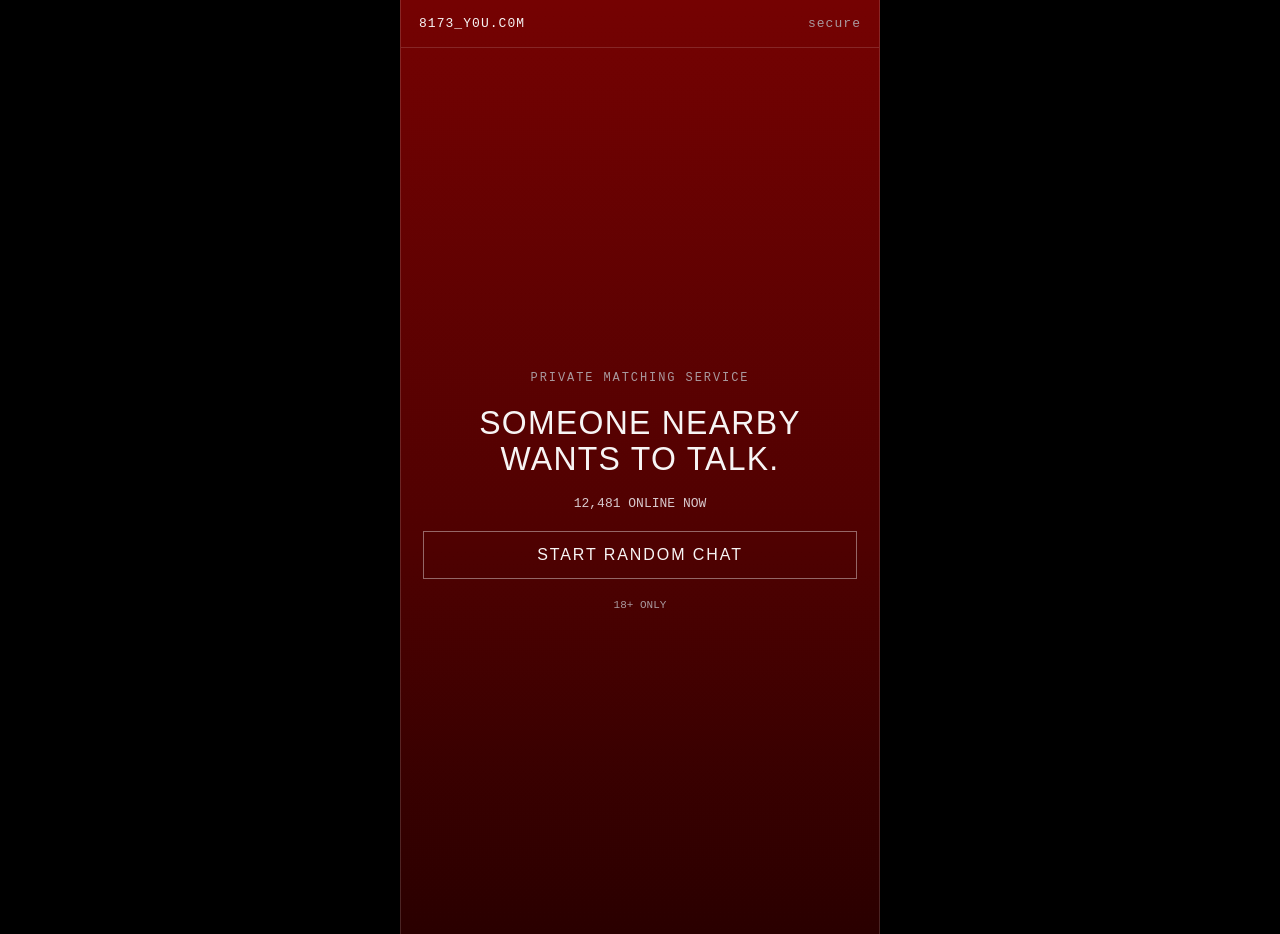
<file: index.html>
<!doctype html>
<html lang="en">
<head>
<meta charset="utf-8">
<meta name="viewport" content="width=device-width,initial-scale=1">
<title>8173_Y0U.C0M</title>
<link rel="stylesheet" href="css/common.css">
<link rel="stylesheet" href="css/landing.css">
</head>
<body>
<div class="site-shell">
  <div class="topbar">
    <span>8173_Y0U.C0M</span>
    <span class="muted">secure</span>
  </div>

  <main>
    <section id="landing" class="landing">
      <div class="kicker">PRIVATE MATCHING SERVICE</div>
      <h1 class="title">SOMEONE NEARBY<br>WANTS TO TALK.</h1>
      <div class="online">12,481 ONLINE NOW</div>
      <button id="startBtn" class="btn">START RANDOM CHAT</button>
      <div class="age">18+ ONLY</div>
    </section>

    <section id="matching" class="matching hidden">
      <div id="matchState" class="sys">SEARCHING...</div>
      <div class="dots">● ● ●</div>

      <div id="matchDetails" class="hidden">
        <div class="thumb"><img src="assets/images/biteme-thumb.png" alt="Biteme profile"></div>
        <div class="match-name">Biteme</div>
        <div class="sys muted">24 · M</div>
        <div class="sys online">● ONLINE</div>
        <div class="tap">tap to continue</div>
      </div>
    </section>
  </main>
</div>
<script src="js/landing.js"></script>
</body>
</html>
</file>
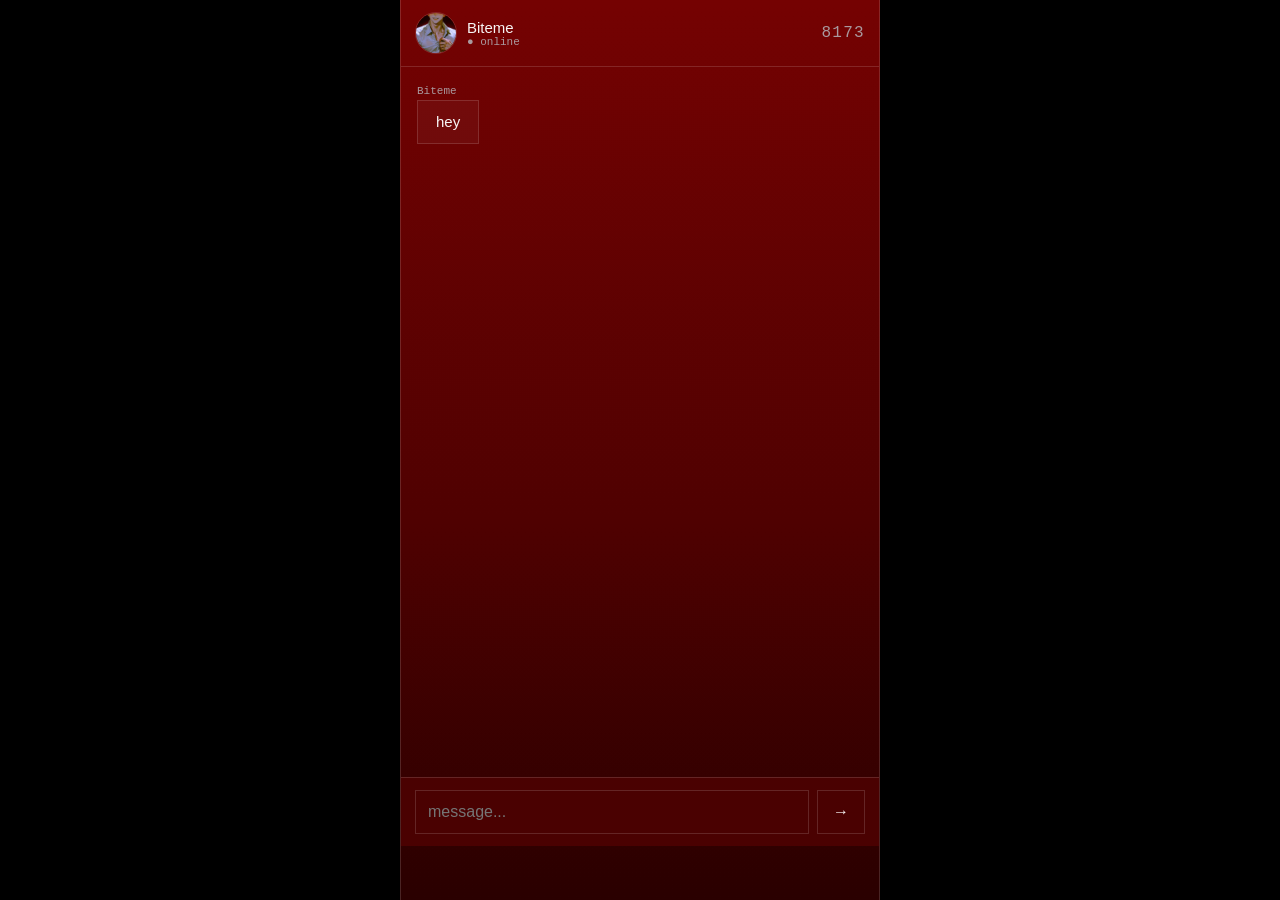
<file: pages/chat.html>
<!doctype html>
<html lang="en">
<head>
<meta charset="utf-8">
<meta name="viewport" content="width=device-width,initial-scale=1">
<title>Biteme — 8173_Y0U.C0M</title>
<link rel="stylesheet" href="../css/common.css">
<link rel="stylesheet" href="../css/chat.css">
</head>
<body>
<div class="site-shell">
  <header class="chat-head" data-profile>
    <div class="avatar-wrap">
      <div class="avatar"><img src="../assets/images/biteme-thumb.png" alt="Biteme"></div>
      <span id="profileCue" class="profile-cue hidden" aria-hidden="true"></span>
    </div>
    <div>
      <div class="chat-name">Biteme</div>
      <div class="chat-status">● online</div>
    </div>
    <div class="sys muted">8173</div>
  </header>

  <div class="chat-wrap">
    <main id="messages" class="messages"></main>

    <footer class="inputbar">
      <input id="messageInput" type="text" placeholder="message..." autocomplete="off">
      <button id="sendBtn" class="send">→</button>
    </footer>
  </div>
</div>

<script src="../js/chat.js"></script>
</body>
</html>
</file>
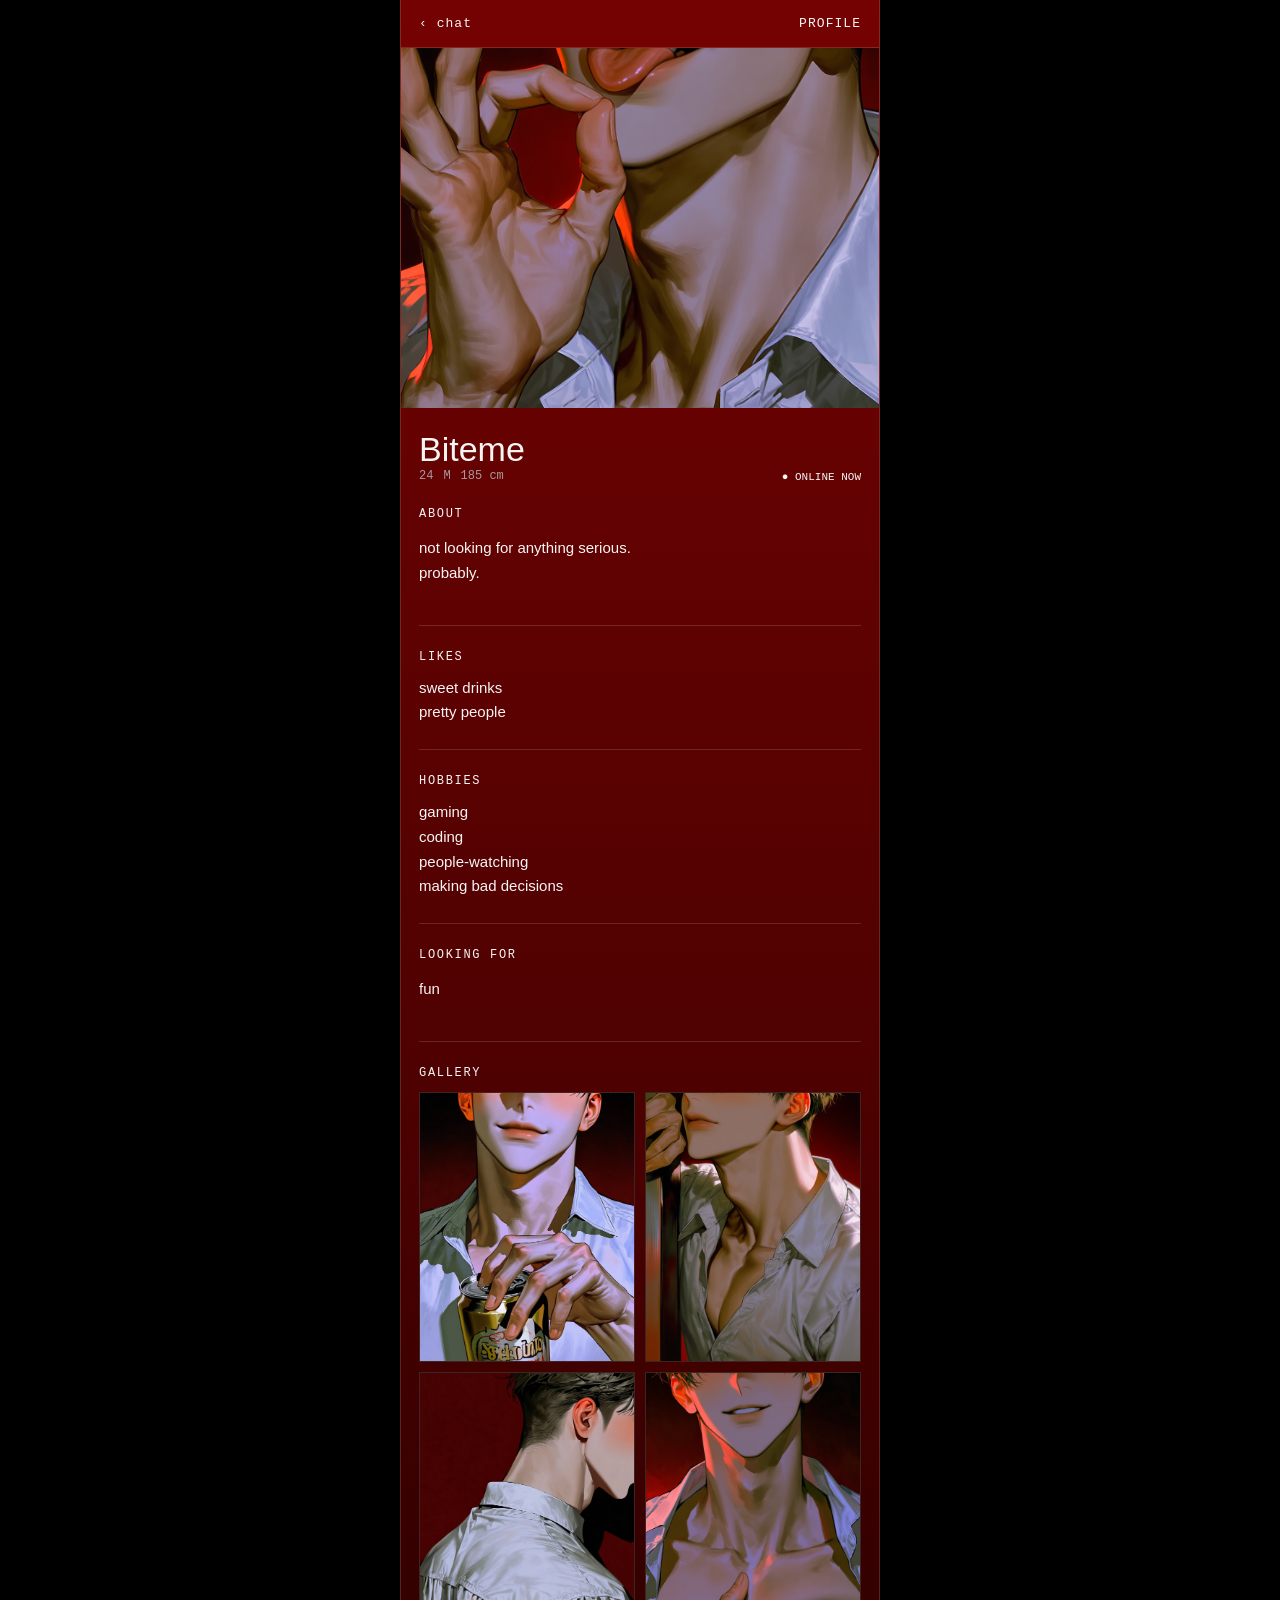
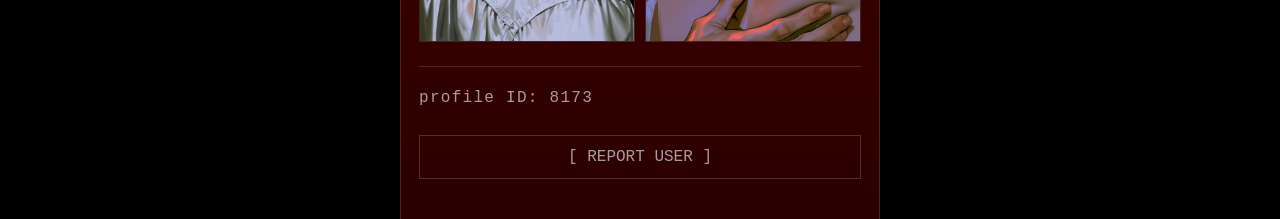
<file: pages/profile.html>
<!doctype html>
<html lang="en">
<head>
<meta charset="utf-8">
<meta name="viewport" content="width=device-width,initial-scale=1">
<title>Biteme — Profile</title>
<link rel="stylesheet" href="../css/common.css">
<link rel="stylesheet" href="../css/profile.css">
</head>
<body>
<div class="site-shell">
  <div class="topbar">
    <a href="chat.html">‹ chat</a>
    <span>PROFILE</span>
  </div>

  <div class="hero"><img src="../assets/images/biteme-main.png" alt="Biteme profile main image"></div>

  <main class="profile-body">
    <div class="name-row">
      <div>
        <h1 class="profile-name">Biteme</h1>
        <div class="meta"><span>24</span><span>M</span><span>185 cm</span></div>
      </div>
      <div class="status">● ONLINE NOW</div>
    </div>

    <section class="section">
      <h3>ABOUT</h3>
      <p>not looking for anything serious.<br>probably.</p>
    </section>

    <section class="section">
      <h3>LIKES</h3>
      <ul>
        <li>sweet drinks</li>
        <li>pretty people</li>
      </ul>
    </section>

    <section class="section">
      <h3>HOBBIES</h3>
      <ul>
        <li>gaming</li>
        <li>coding</li>
        <li>people-watching</li>
        <li>making bad decisions</li>
      </ul>
    </section>

    <section class="section">
      <h3>LOOKING FOR</h3>
      <p>fun</p>
    </section>

    <section class="section">
      <h3>GALLERY</h3>
      <div class="gallery">
        <div class="gallery-item"><img src="../assets/images/gallery-01.png" alt="Biteme gallery 1"></div>
        <div class="gallery-item"><img src="../assets/images/gallery-02.png" alt="Biteme gallery 2"></div>
        <div class="gallery-item"><img src="../assets/images/gallery-03.png" alt="Biteme gallery 3"></div>
        <div class="gallery-item"><img src="../assets/images/gallery-04.png" alt="Biteme gallery 4"></div>
      </div>
    </section>

    <div class="sys muted" style="margin-top:22px">profile ID: 8173</div>
    <button id="reportBtn" class="report">[ REPORT USER ]</button>
  </main>
</div>

<div id="pmModal" class="modal-backdrop hidden">
  <div class="modal">
    <h4>PRIVATE MESSAGE</h4>
    <div class="who">Biteme</div>
    <div class="line">u still there?</div>
    <button id="openPrivate" class="btn">OPEN</button>
  </div>
</div>

<div id="finalScreen" class="final hidden" role="link" tabindex="0" aria-label="Open private chat">
  <div class="final-inner">
    <div class="final-text">thought so ♡</div>
    <a id="finalLink" class="final-link hidden" href="https://share.crack.wrtn.ai/0tv3b2">OPEN PRIVATE CHAT</a>
  </div>
</div>

<script src="../js/profile.js"></script>
</body>
</html>
</file>
<file: css/common.css>
:root{
  --bg-main:#750202;
  --bg-panel:#5e0202;
  --bg-deep:#2a0000;
  --text:#f7f4f4;
  --muted:#a9999e;
  --line:rgba(255,255,255,.14);
  --soft:rgba(255,255,255,.06);
  --danger:#c9b5ba;
}
*{box-sizing:border-box}
html,body{margin:0;padding:0;background:#000000;color:var(--text);font-family:Arial,Helvetica,sans-serif}
body{min-height:100vh}
a{color:inherit;text-decoration:none}
button,input{font:inherit}
.site-shell{
  width:min(100%,480px);
  min-height:100vh;
  margin:0 auto;
  border-left:1px solid var(--line);
  border-right:1px solid var(--line);
  background:linear-gradient(180deg,var(--bg-main),#4f0101 58%,var(--bg-deep));
}
.topbar{
  display:flex;align-items:center;justify-content:space-between;
  padding:16px 18px;border-bottom:1px solid var(--line);
  font-family:"Courier New",monospace;font-size:13px;letter-spacing:.08em;
}
.sys{font-family:"Courier New",monospace;letter-spacing:.08em}
.muted{color:var(--muted)}
.btn{
  width:100%;padding:14px 16px;border:1px solid rgba(255,255,255,.4);
  background:transparent;color:var(--text);text-transform:uppercase;
  letter-spacing:.12em;cursor:pointer;
}
.btn:hover{background:rgba(255,255,255,.06)}
.hidden{display:none!important}
.fade-in{animation:fade .45s ease both}
@keyframes fade{from{opacity:0;transform:translateY(4px)}to{opacity:1;transform:none}}
.placeholder{
  background:
    linear-gradient(135deg, rgba(255,255,255,.04), rgba(255,255,255,.01)),
    repeating-linear-gradient(45deg, transparent 0 10px, rgba(255,255,255,.025) 10px 11px);
  border:1px solid var(--line);
  display:flex;align-items:center;justify-content:center;
  color:var(--muted);font-family:"Courier New",monospace;
  letter-spacing:.08em;text-align:center;
}
.toast{
  position:fixed;left:50%;bottom:26px;transform:translateX(-50%);
  width:min(calc(100% - 32px),430px);padding:13px 14px;
  border:1px solid var(--line);background:#4a0101;color:var(--text);
  font-family:"Courier New",monospace;font-size:13px;z-index:50;
  box-shadow:0 18px 50px rgba(0,0,0,.45)
}
</file>
<file: css/landing.css>
main{padding:22px}
.landing{
  min-height:calc(100vh - 58px);
  display:flex;flex-direction:column;justify-content:center;align-items:center;
  text-align:center;gap:20px
}
.kicker{font-family:"Courier New",monospace;font-size:12px;letter-spacing:.16em;color:var(--muted)}
.title{font-size:34px;font-weight:500;letter-spacing:.04em;line-height:1.05;margin:0;transform:scaleX(.94);transform-origin:center}
.online{font-family:"Courier New",monospace;font-size:13px;color:#d8c9cd}
.age{font-family:"Courier New",monospace;font-size:11px;color:var(--muted)}
.matching{
  min-height:calc(100vh - 58px);
  display:flex;flex-direction:column;align-items:center;justify-content:center;
  text-align:center;gap:16px
}
.dots{font-family:"Courier New",monospace;letter-spacing:.4em;color:var(--muted)}
.thumb{width:190px;height:190px;border-radius:50%;overflow:hidden}
.match-name{font-size:24px;margin-top:4px}
.tap{margin-top:12px;font-size:12px;color:var(--muted);font-family:"Courier New",monospace}

.thumb img{
  width:100%;
  height:100%;
  object-fit:cover;
  display:block;
}
</file>
<file: css/chat.css>
.chat-head{
  display:grid;grid-template-columns:42px 1fr auto;gap:10px;align-items:center;
  padding:12px 14px;border-bottom:1px solid var(--line);cursor:pointer
}
.avatar{width:42px;height:42px;border-radius:50%;overflow:hidden;border:1px solid var(--line)}

.avatar-wrap{
  position:relative;
  width:42px;
  height:42px;
}
.profile-cue{
  position:absolute;
  top:-4px;
  right:-4px;
  width:10px;
  height:10px;
  border-radius:50%;
  background:#fff;
  pointer-events:none;
  animation:profileCueBlink 1s steps(1,end) infinite;
}
@keyframes profileCueBlink{
  0%,49%{opacity:1}
  50%,100%{opacity:0}
}
.chat-name{font-size:15px}
.chat-status{font-size:11px;color:var(--muted);font-family:"Courier New",monospace}
.chat-wrap{min-height:calc(100vh - 121px);display:flex;flex-direction:column}
.messages{flex:1;padding:18px 16px 26px;display:flex;flex-direction:column;gap:14px}
.msg-row{display:flex;gap:9px;align-items:flex-end;width:100%}
.msg-row.me{justify-content:flex-end}

.msg-row > div{
  width:fit-content;
  max-width:88%;
}
.msg-row.me > div{
  width:fit-content;
  max-width:88%;
}
.bubble{
  width:auto;
  max-width:100%;
  min-height:44px;
  padding:9px 18px;
  border:1px solid var(--line);
  background:rgba(255,255,255,.035);
  line-height:1.35;
  font-size:15px;
  display:inline-flex;
  align-items:center;
  white-space:nowrap;
}
.bubble.me{background:rgba(255,255,255,.08);justify-content:flex-end;white-space:nowrap}
.sender{font-size:11px;color:var(--muted);font-family:"Courier New",monospace;margin-bottom:3px}
.inputbar{
  display:grid;grid-template-columns:1fr 48px;gap:8px;padding:12px 14px;
  border-top:1px solid var(--line);background:#4a0101
}
.inputbar input{
  background:transparent;color:var(--text);border:1px solid var(--line);
  padding:12px 12px;outline:none
}
.inputbar input:focus{border-color:rgba(255,255,255,.35)}
.send{border:1px solid var(--line);background:transparent;color:var(--text);cursor:pointer}

.avatar img{
  width:100%;
  height:100%;
  object-fit:cover;
  display:block;
}
</file>
<file: css/profile.css>
.hero{height:360px;margin:0;border-left:0;border-right:0;overflow:hidden;background:#210000}
.profile-body{padding:22px 18px 40px}
.name-row{display:flex;align-items:flex-end;justify-content:space-between;gap:16px}
.profile-name{font-size:34px;font-weight:500;margin:0}
.status{font-family:"Courier New",monospace;font-size:11px}
.section{padding:24px 0;border-bottom:1px solid var(--line)}
.section h3{margin:0 0 12px;font-family:"Courier New",monospace;font-size:12px;letter-spacing:.14em;font-weight:400}
.section p,.section li{line-height:1.65;font-size:15px}
.section ul{list-style:none;padding:0;margin:0}
.meta{display:flex;gap:10px;flex-wrap:wrap;color:var(--muted);font-family:"Courier New",monospace;font-size:12px}
.report{
  margin-top:28px;width:100%;padding:12px;border:1px solid rgba(255,255,255,.18);
  color:var(--muted);background:transparent;font-family:"Courier New",monospace;
  cursor:pointer
}
.modal-backdrop{
  position:fixed;inset:0;background:rgba(0,0,0,.74);display:flex;
  align-items:center;justify-content:center;padding:20px;z-index:60
}
.modal{
  width:min(100%,390px);border:1px solid var(--line);background:#4a0101;padding:18px;
  box-shadow:0 20px 70px rgba(0,0,0,.55)
}
.modal h4{margin:0 0 18px;font-family:"Courier New",monospace;font-size:12px;letter-spacing:.12em;font-weight:400}
.modal .who{font-size:14px;color:var(--muted);margin-bottom:5px}
.modal .line{font-size:18px;margin-bottom:22px}
.final{
  position:fixed;inset:0;background:#050203;display:flex;align-items:center;justify-content:center;
  z-index:90;font-size:26px;letter-spacing:.02em;
  font-family:"Courier New",monospace;
}
.gallery{display:grid;grid-template-columns:1fr 1fr;gap:10px;margin-top:12px}
.gallery-item{aspect-ratio:4/5;overflow:hidden;border:1px solid var(--line);background:#210000}

.hero img{
  width:100%;
  height:100%;
  object-fit:cover;
  object-position:center;
  display:block;
}
.gallery-item img{
  width:100%;
  height:100%;
  object-fit:cover;
  object-position:center;
  display:block;
}

.final-inner{
  display:flex;
  flex-direction:column;
  align-items:center;
  justify-content:center;
  gap:22px;
}
.final-text{
  font-family:"Courier New",monospace;
  letter-spacing:.02em;
}
.final-link{
  padding:11px 16px;
  border:1px solid rgba(255,255,255,.45);
  color:#fff;
  font-family:"Courier New",monospace;
  font-size:12px;
  letter-spacing:.04em;
  text-decoration:none;
}
.final-link:hover{
  background:rgba(255,255,255,.08);
}
</file>
